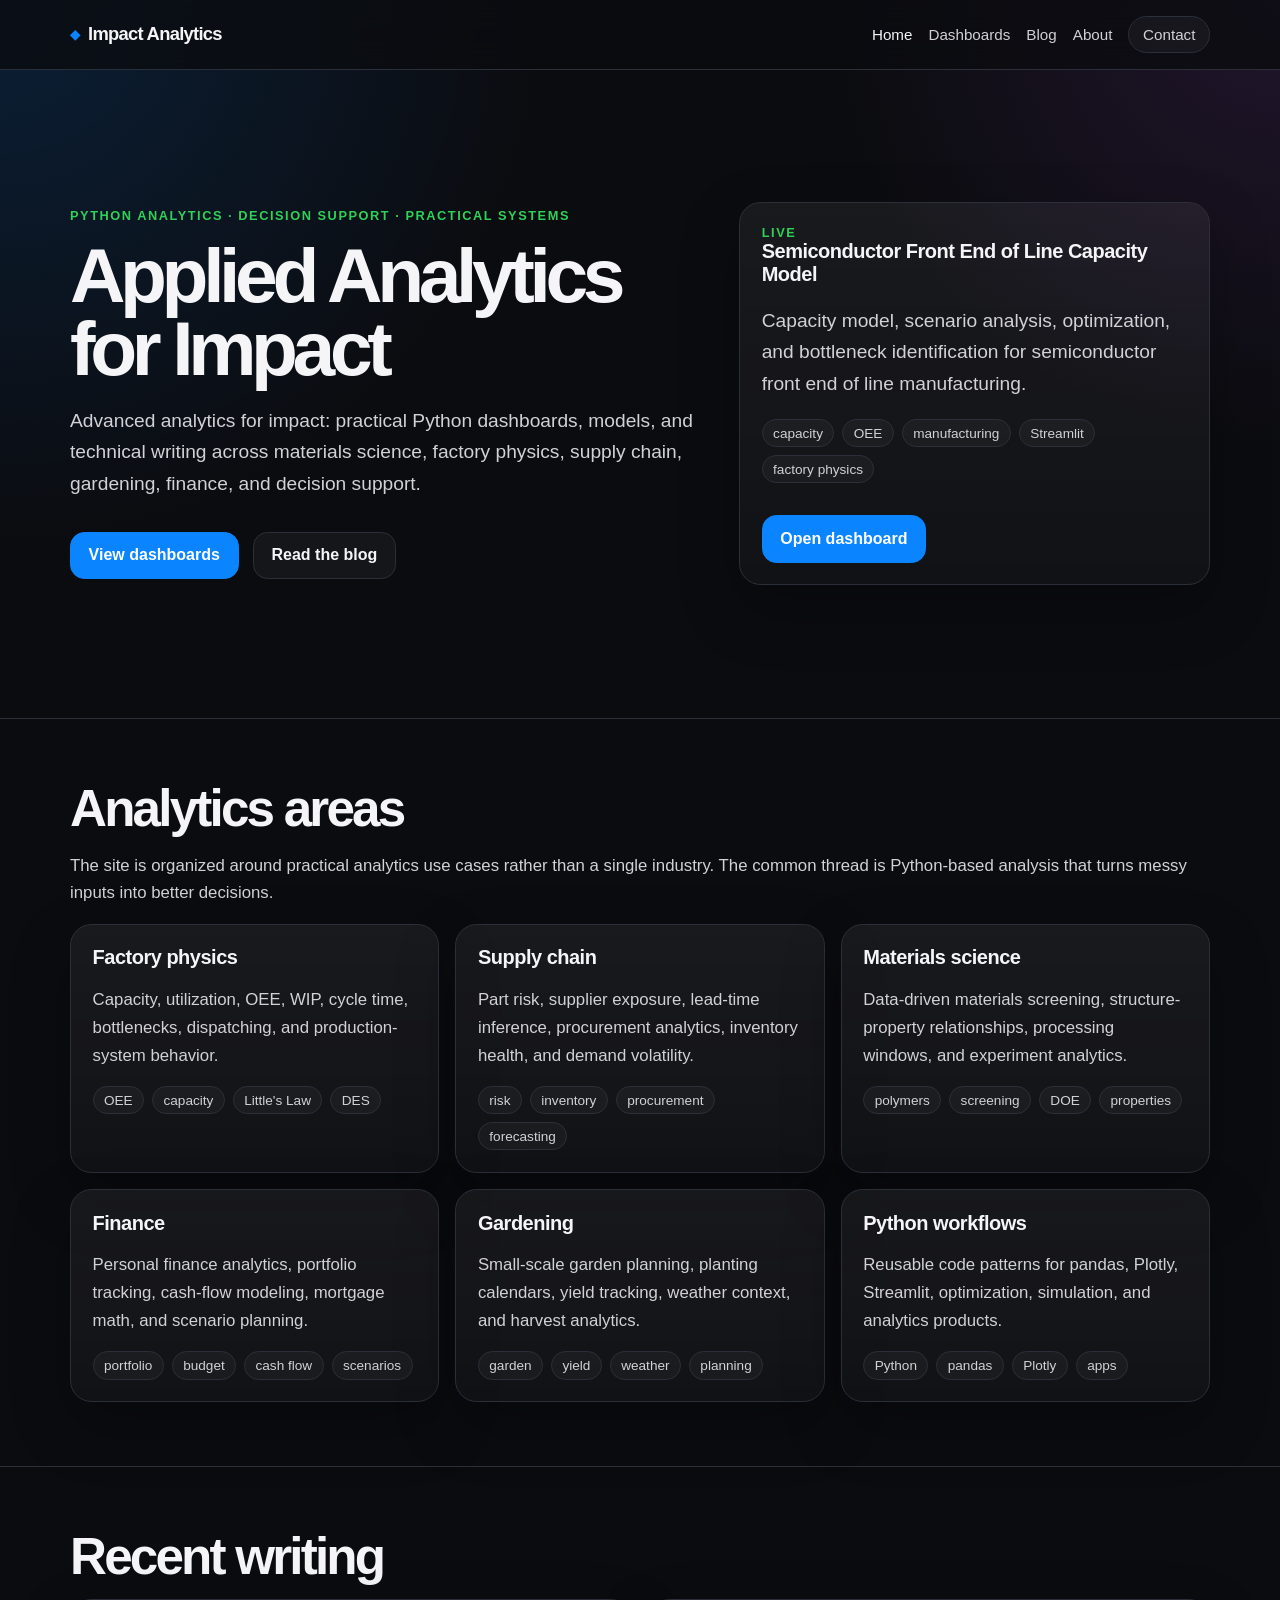
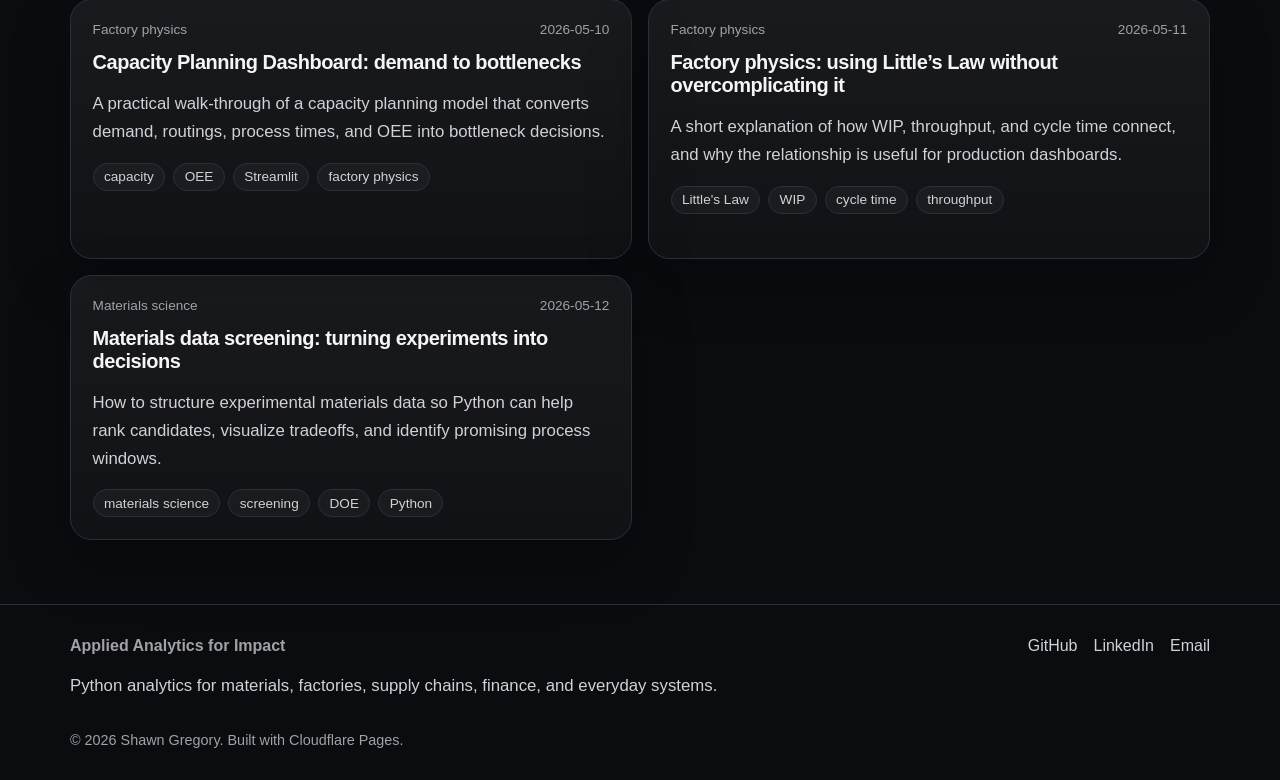
<file: index.html>
<!DOCTYPE html>
<html lang="en">
<head>
  <meta charset="UTF-8" />
  <meta name="viewport" content="width=device-width, initial-scale=1.0" />
  <title>Applied Analytics for Impact</title>
  <meta name="description" content="Python analytics for materials science, factory physics, supply chain, gardening, finance, and decision support." />
  <link rel="stylesheet" href="/assets/styles.css" />
  <script type="module" src="/assets/layout.js"></script>
</head>
<body>
  <div id="site-header"></div>
  
  <main>
    <section class="container hero">
      <div>
        <div class="eyebrow">Python analytics · Decision support · Practical systems</div>
        <h1 data-site-title>Applied Analytics for Impact</h1>
        <p data-site-tagline>
          Python analytics for materials, factories, supply chains, finance, and everyday systems.
        </p>
        <div class="actions">
          <a class="button primary" href="/dashboards.html">View dashboards</a>
          <a class="button secondary" href="/blog.html">Read the blog</a>
        </div>
      </div>
      <aside data-featured-dashboard></aside>
    </section>

    <section class="section">
      <div class="container">
        <h2>Analytics areas</h2>
        <p>
          The site is organized around practical analytics use cases rather than a single industry.
          The common thread is Python-based analysis that turns messy inputs into better decisions.
        </p>
        <div class="grid-3" data-content-pillars></div>
      </div>
    </section>

    <section class="section">
      <div class="container">
        <h2>Recent writing</h2>
        <div class="listing-grid" data-recent-posts></div>
      </div>
    </section>
  </main>

  <div id="site-footer"></div>
</body>
</html>
</file>
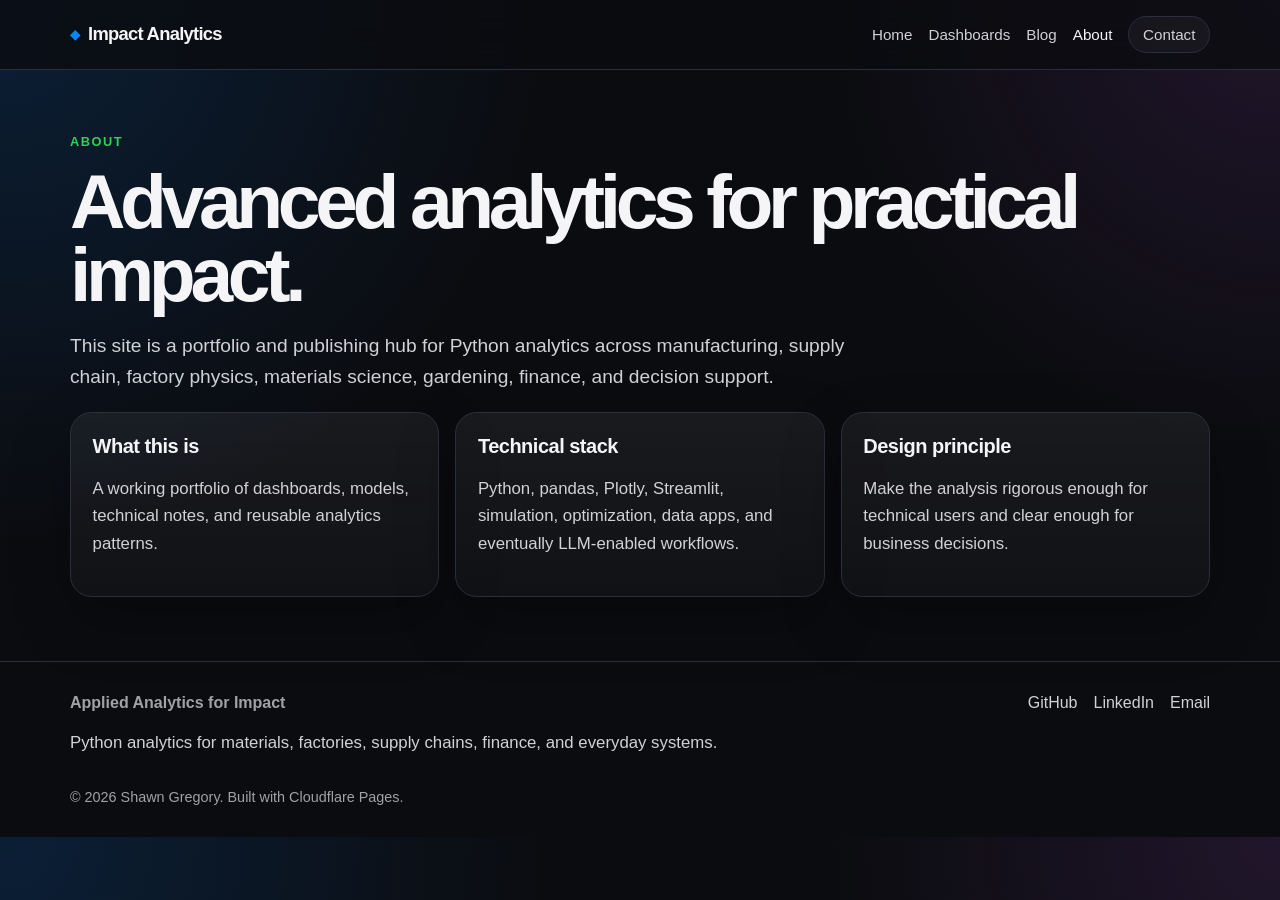
<file: about.html>
<!DOCTYPE html>
<html lang="en">
<head>
  <meta charset="UTF-8" />
  <meta name="viewport" content="width=device-width, initial-scale=1.0" />
  <title>About | Applied Analytics for Impact</title>
  <meta name="description" content="About the site and its analytics focus." />
  <link rel="stylesheet" href="/assets/styles.css" />
  <script type="module" src="/assets/layout.js"></script>
</head>
<body>
  <div id="site-header"></div>
  
  <main class="container">
    <div class="eyebrow">About</div>
    <h1>Advanced analytics for practical impact.</h1>
    <p class="lede">
      This site is a portfolio and publishing hub for Python analytics across manufacturing,
      supply chain, factory physics, materials science, gardening, finance, and decision support.
    </p>

    <section class="grid-3">
      <article class="card">
        <h3>What this is</h3>
        <p>
          A working portfolio of dashboards, models, technical notes, and reusable analytics patterns.
        </p>
      </article>
      <article class="card">
        <h3>Technical stack</h3>
        <p>
          Python, pandas, Plotly, Streamlit, simulation, optimization, data apps, and eventually LLM-enabled workflows.
        </p>
      </article>
      <article class="card">
        <h3>Design principle</h3>
        <p>
          Make the analysis rigorous enough for technical users and clear enough for business decisions.
        </p>
      </article>
    </section>
  </main>

  <div id="site-footer"></div>
</body>
</html>
</file>
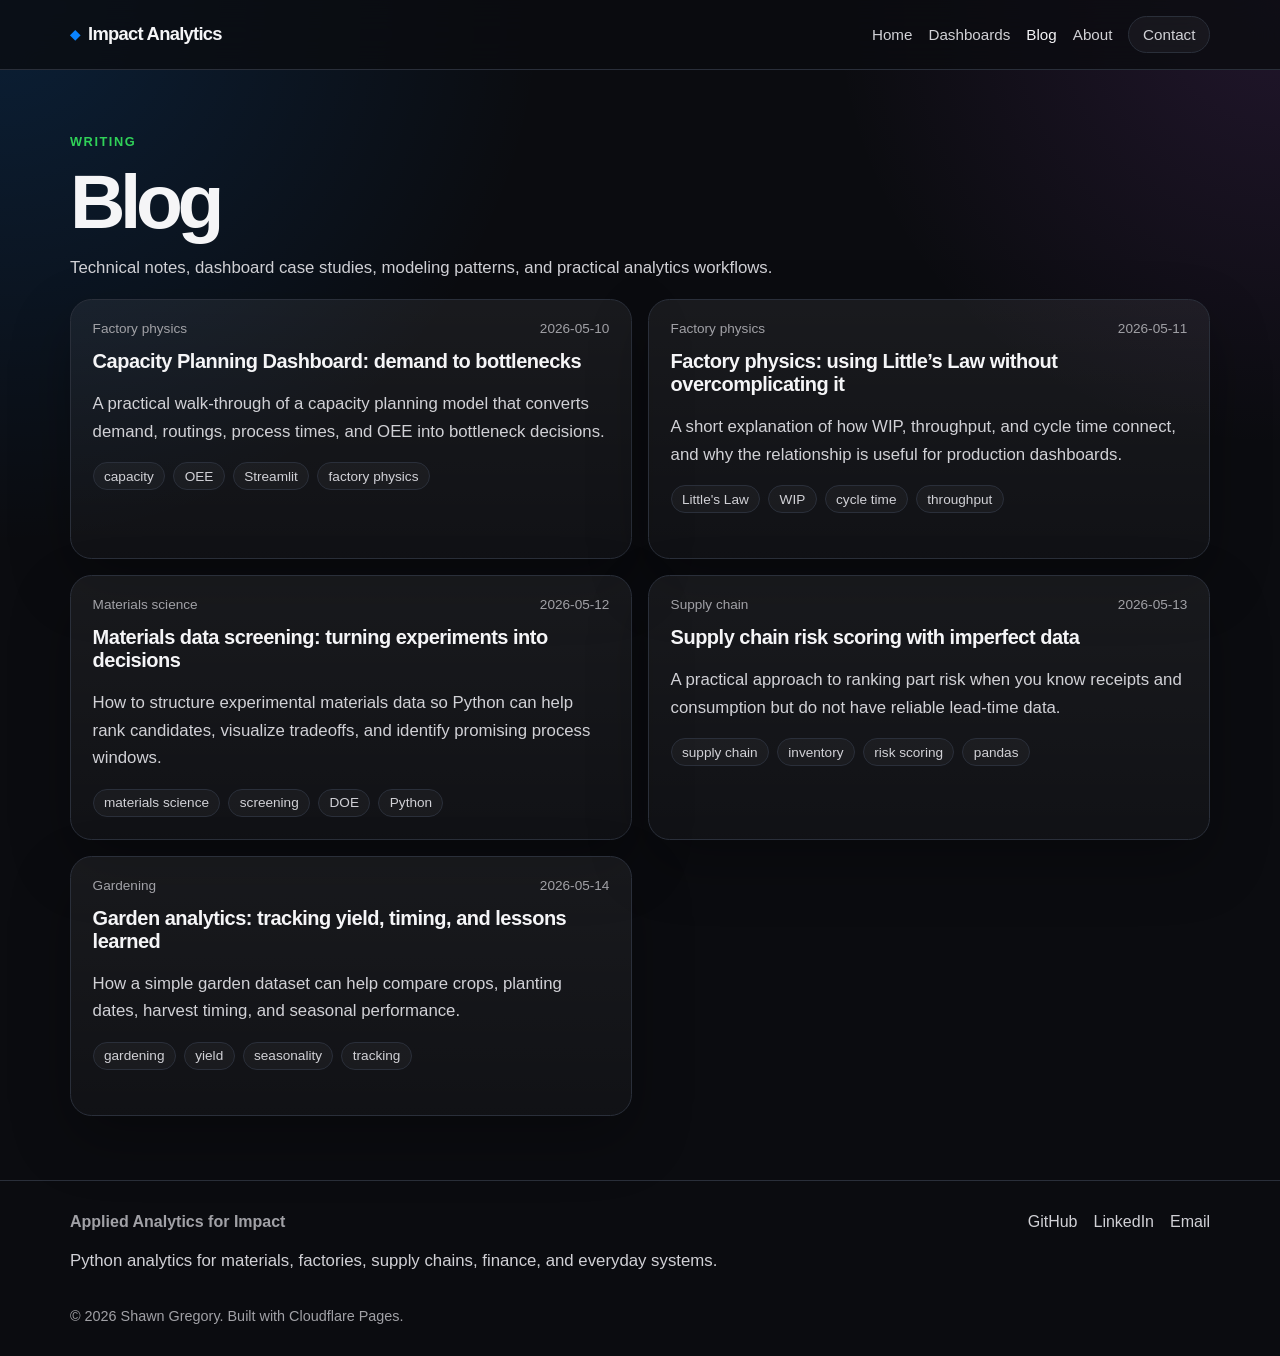
<file: blog.html>
<!DOCTYPE html>
<html lang="en">
<head>
  <meta charset="UTF-8" />
  <meta name="viewport" content="width=device-width, initial-scale=1.0" />
  <title>Blog | Applied Analytics for Impact</title>
  <meta name="description" content="Technical notes and case studies on Python analytics, materials science, factory physics, supply chain, gardening, and finance." />
  <link rel="stylesheet" href="/assets/styles.css" />
  <script type="module" src="/assets/layout.js"></script>
</head>
<body>
  <div id="site-header"></div>
  
  <main class="container">
    <div class="eyebrow">Writing</div>
    <h1>Blog</h1>
    <p>
      Technical notes, dashboard case studies, modeling patterns, and practical analytics workflows.
    </p>
    <div class="listing-grid" data-blog-list></div>
  </main>

  <div id="site-footer"></div>
</body>
</html>
</file>
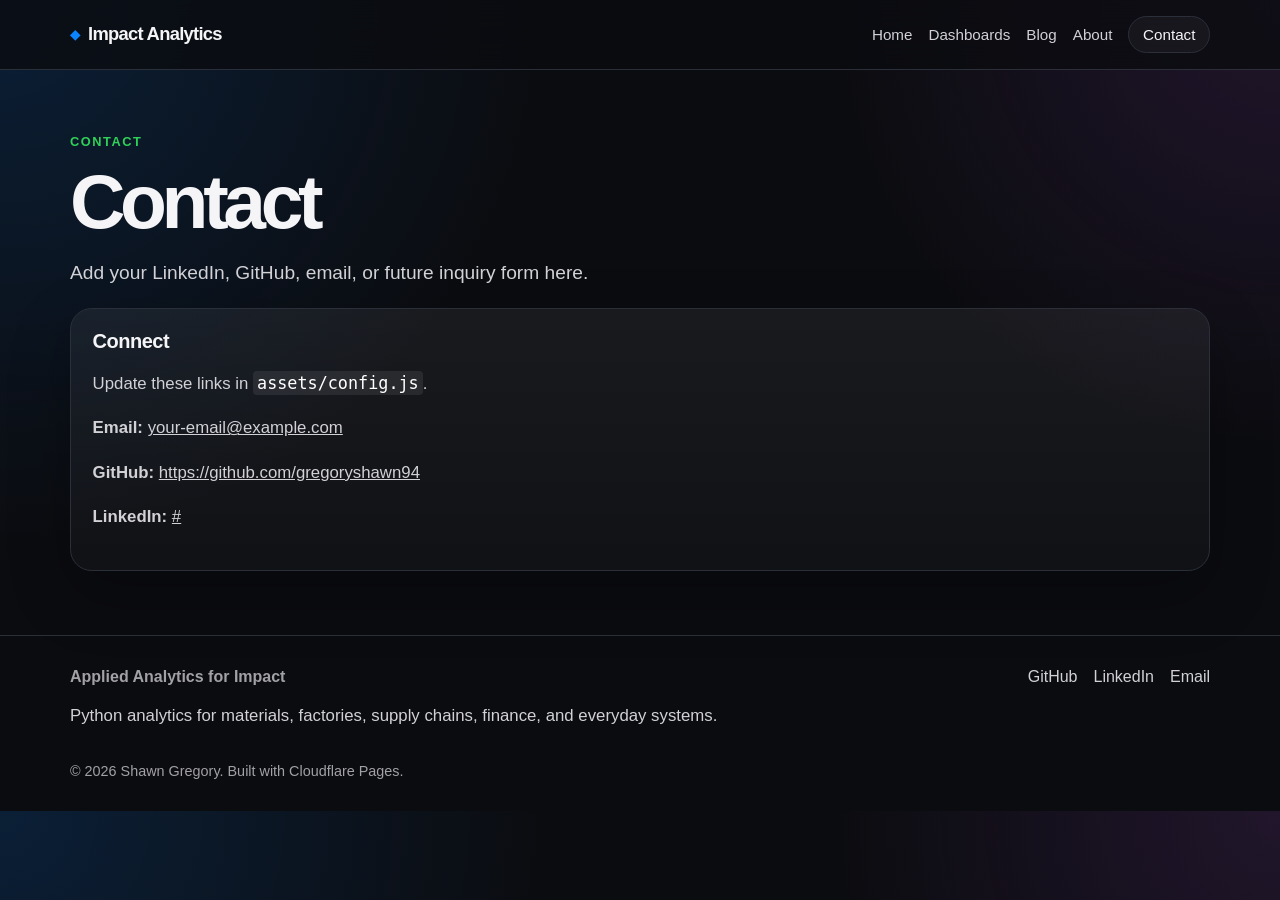
<file: contact.html>
<!DOCTYPE html>
<html lang="en">
<head>
  <meta charset="UTF-8" />
  <meta name="viewport" content="width=device-width, initial-scale=1.0" />
  <title>Contact | Applied Analytics for Impact</title>
  <meta name="description" content="Contact and links." />
  <link rel="stylesheet" href="/assets/styles.css" />
  <script type="module" src="/assets/layout.js"></script>
</head>
<body>
  <div id="site-header"></div>
  
  <main class="container">
    <div class="eyebrow">Contact</div>
    <h1>Contact</h1>
    <p class="lede">
      Add your LinkedIn, GitHub, email, or future inquiry form here.
    </p>
    <div data-contact-card></div>
  </main>

  <div id="site-footer"></div>
</body>
</html>
</file>
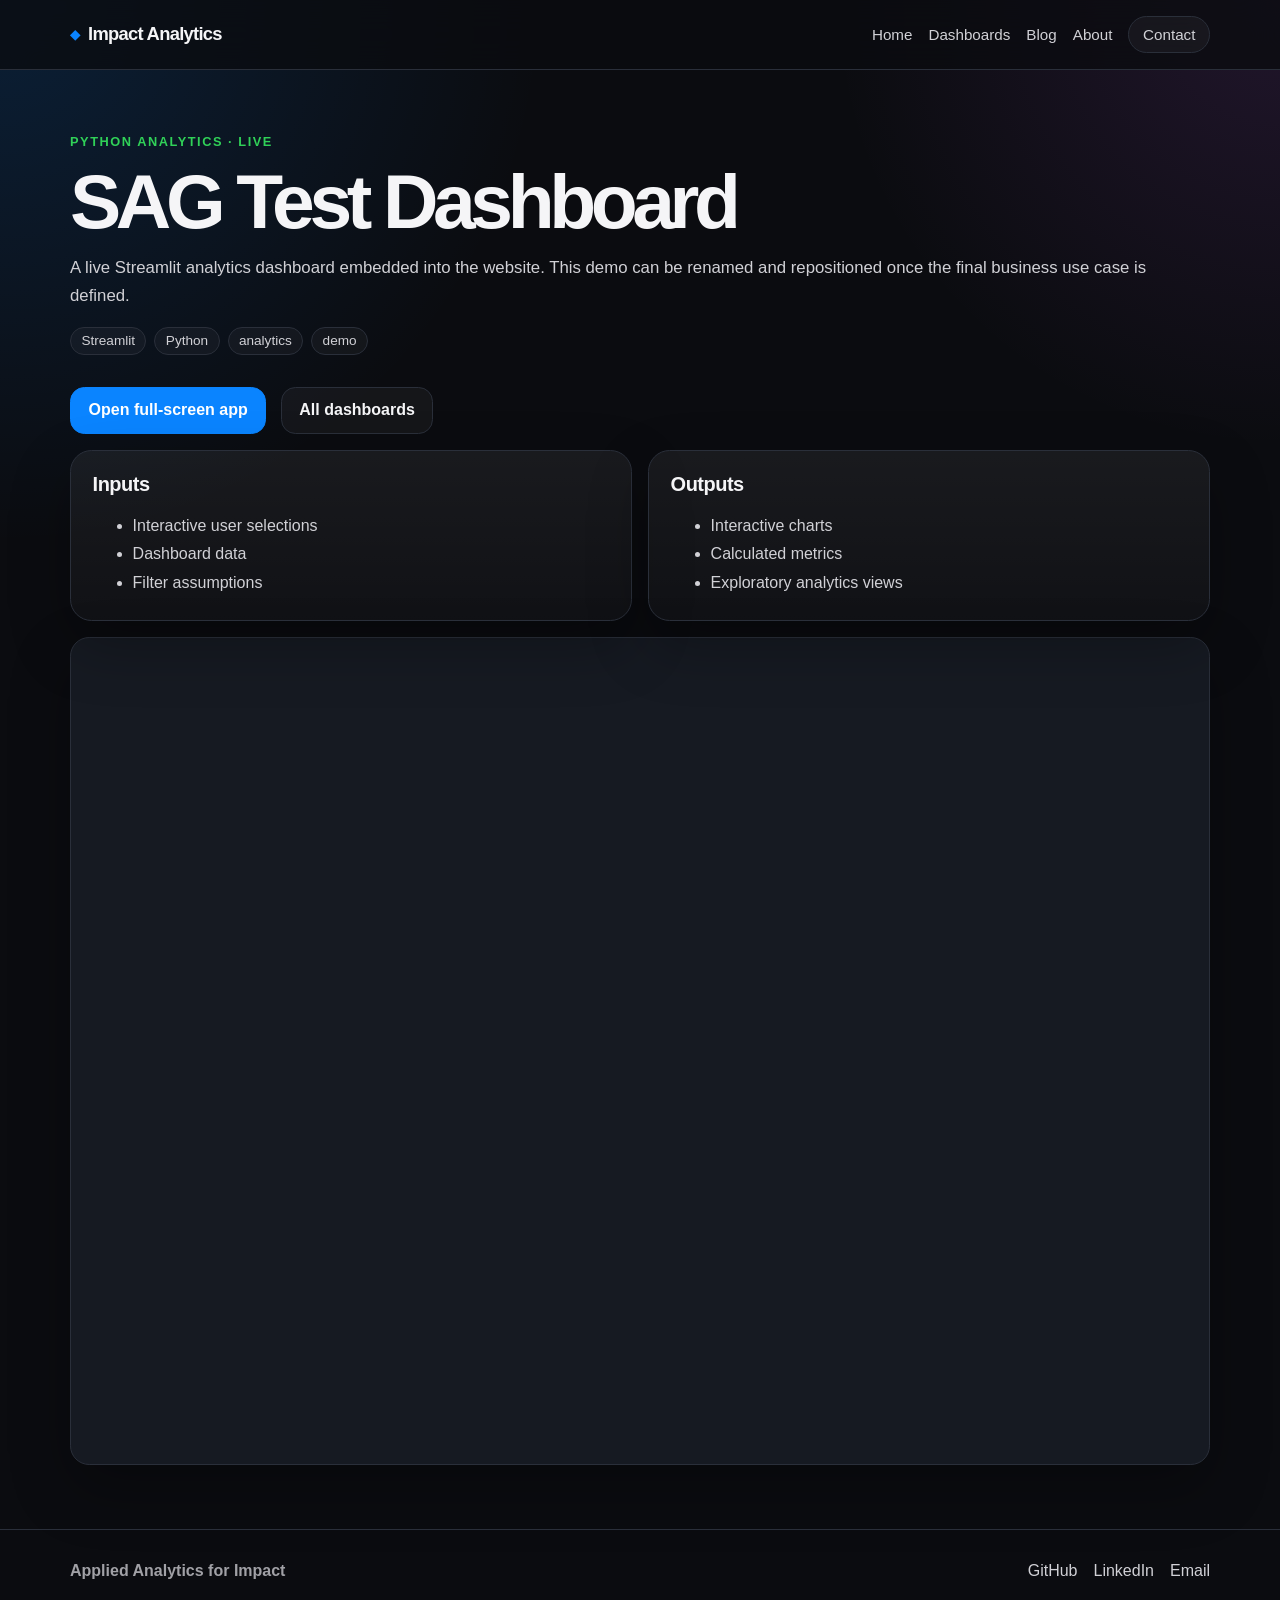
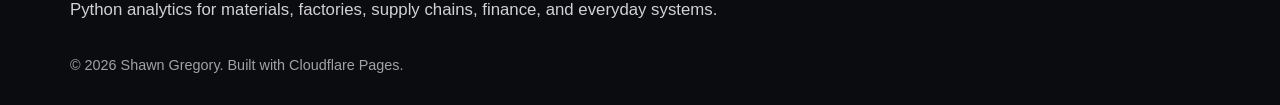
<file: dashboard.html>
<!DOCTYPE html>
<html lang="en">
<head>
  <meta charset="UTF-8" />
  <meta name="viewport" content="width=device-width, initial-scale=1.0" />
  <title>Dashboard Detail | Applied Analytics for Impact</title>
  <meta name="description" content="Reusable dashboard detail page." />
  <link rel="stylesheet" href="/assets/styles.css" />
  <script type="module" src="/assets/layout.js"></script>
</head>
<body>
  <div id="site-header"></div>
  
  <main class="container">
    <div data-dashboard-detail></div>
  </main>

  <div id="site-footer"></div>
</body>
</html>
</file>
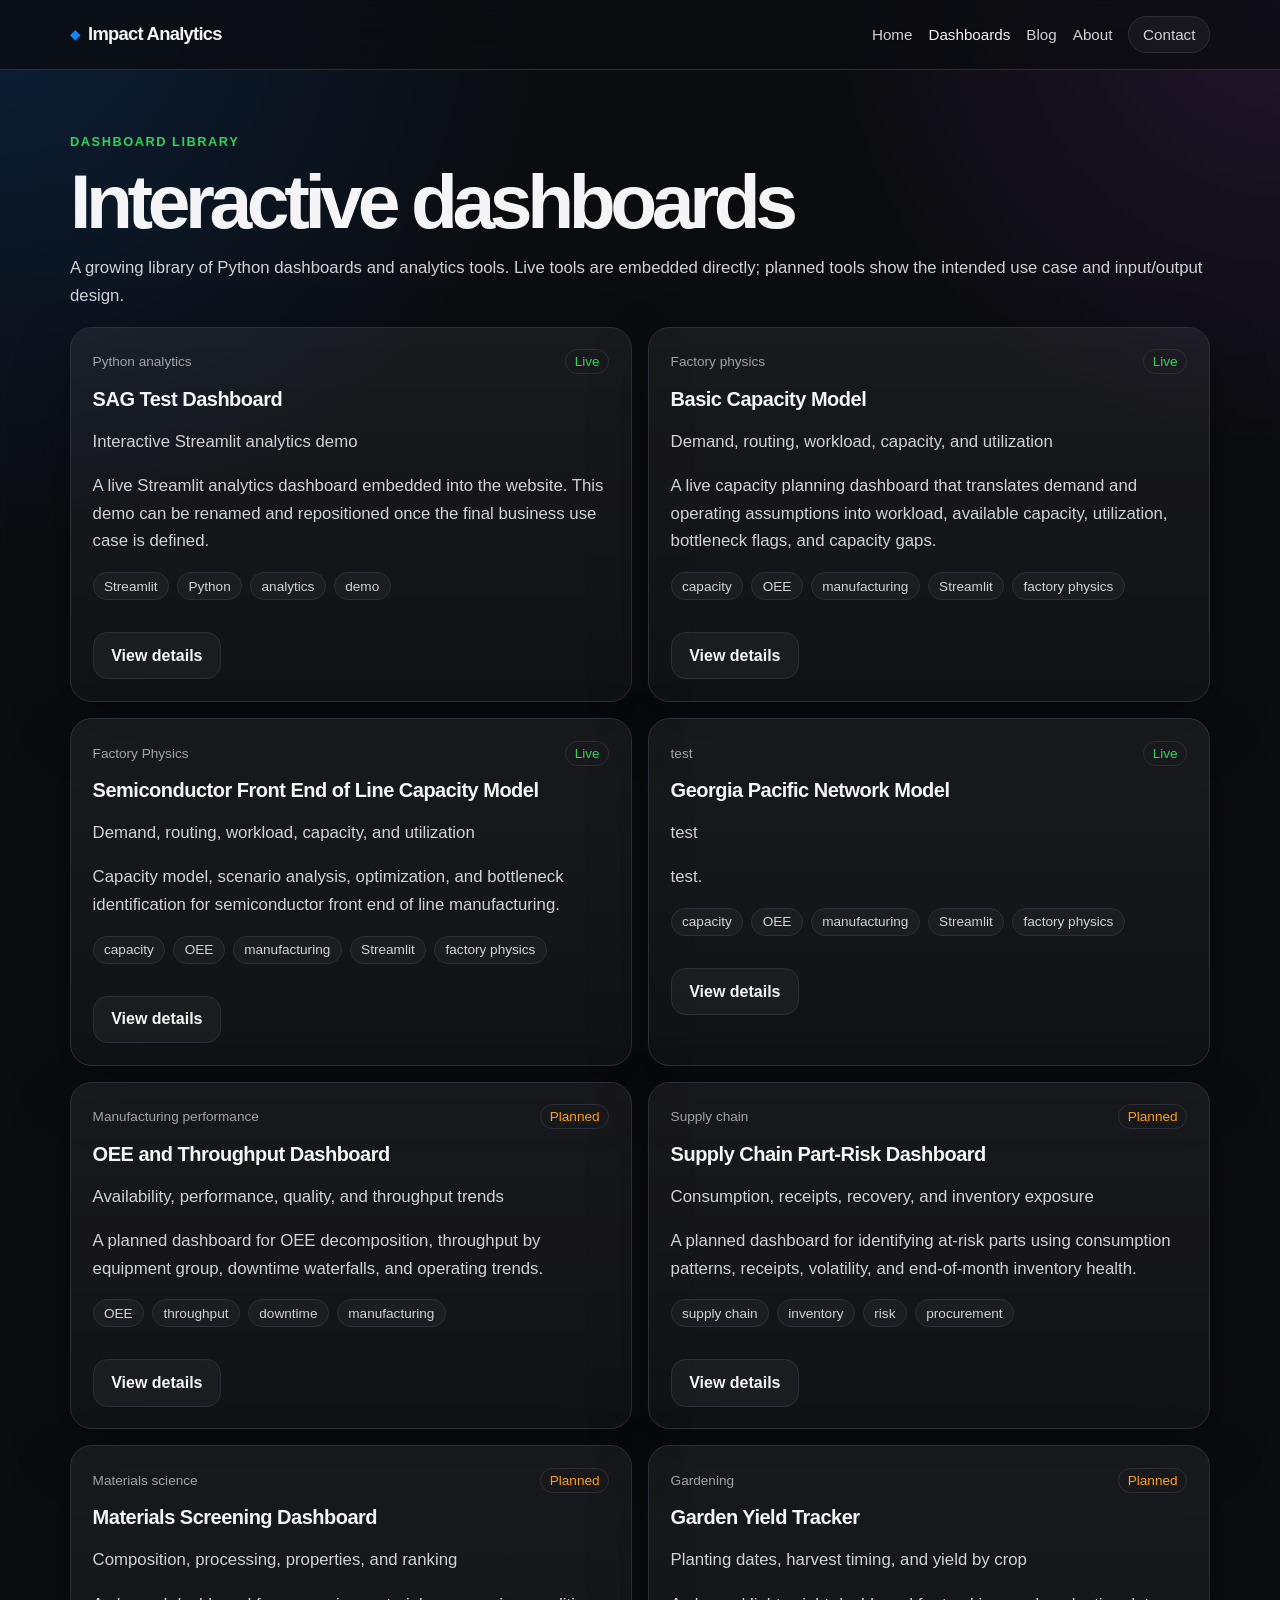
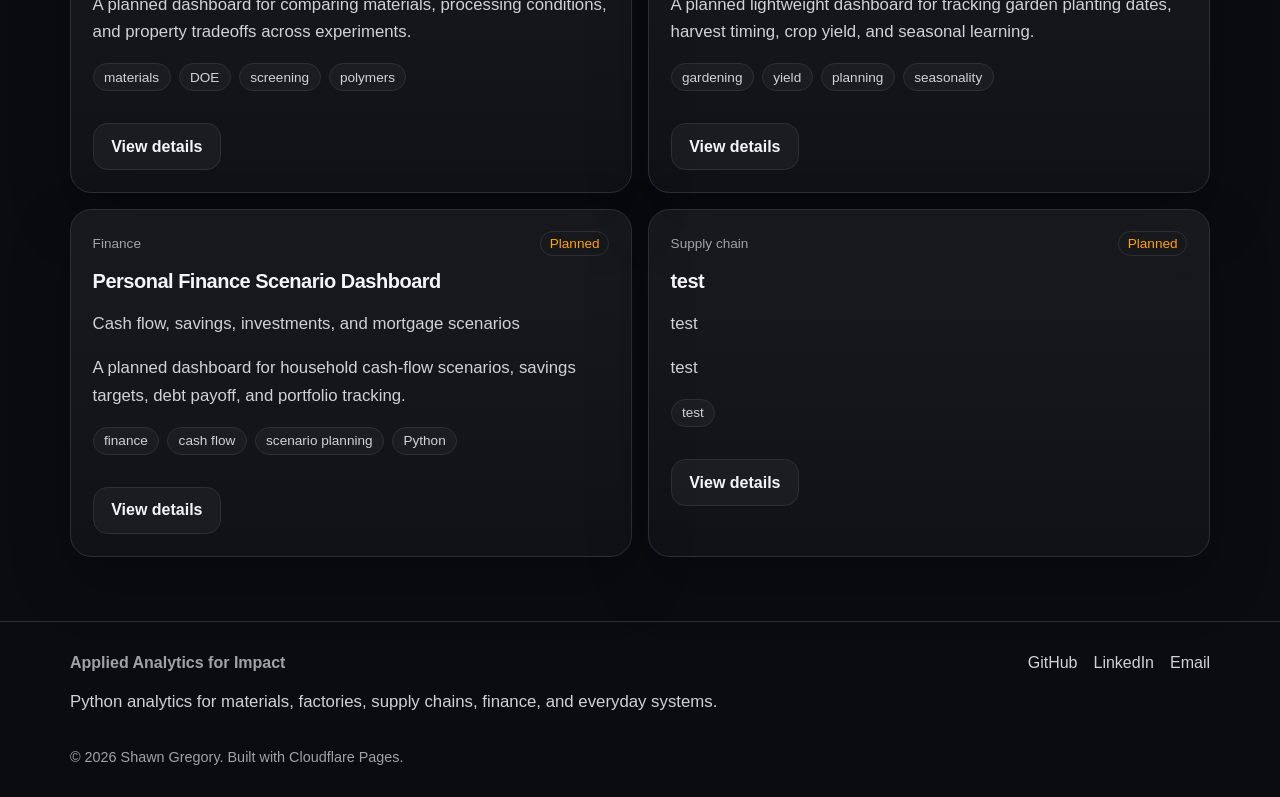
<file: dashboards.html>
<!DOCTYPE html>
<html lang="en">
<head>
  <meta charset="UTF-8" />
  <meta name="viewport" content="width=device-width, initial-scale=1.0" />
  <title>Dashboards | Applied Analytics for Impact</title>
  <meta name="description" content="Interactive Python dashboard demos across capacity planning, OEE, supply chain risk, materials screening, gardening, and finance." />
  <link rel="stylesheet" href="/assets/styles.css" />
  <script type="module" src="/assets/layout.js"></script>
</head>
<body>
  <div id="site-header"></div>
  
  <main class="container">
    <div class="eyebrow">Dashboard library</div>
    <h1>Interactive dashboards</h1>
    <p>
      A growing library of Python dashboards and analytics tools. Live tools are embedded directly;
      planned tools show the intended use case and input/output design.
    </p>
    <div class="listing-grid" data-dashboard-list></div>
  </main>

  <div id="site-footer"></div>
</body>
</html>
</file>
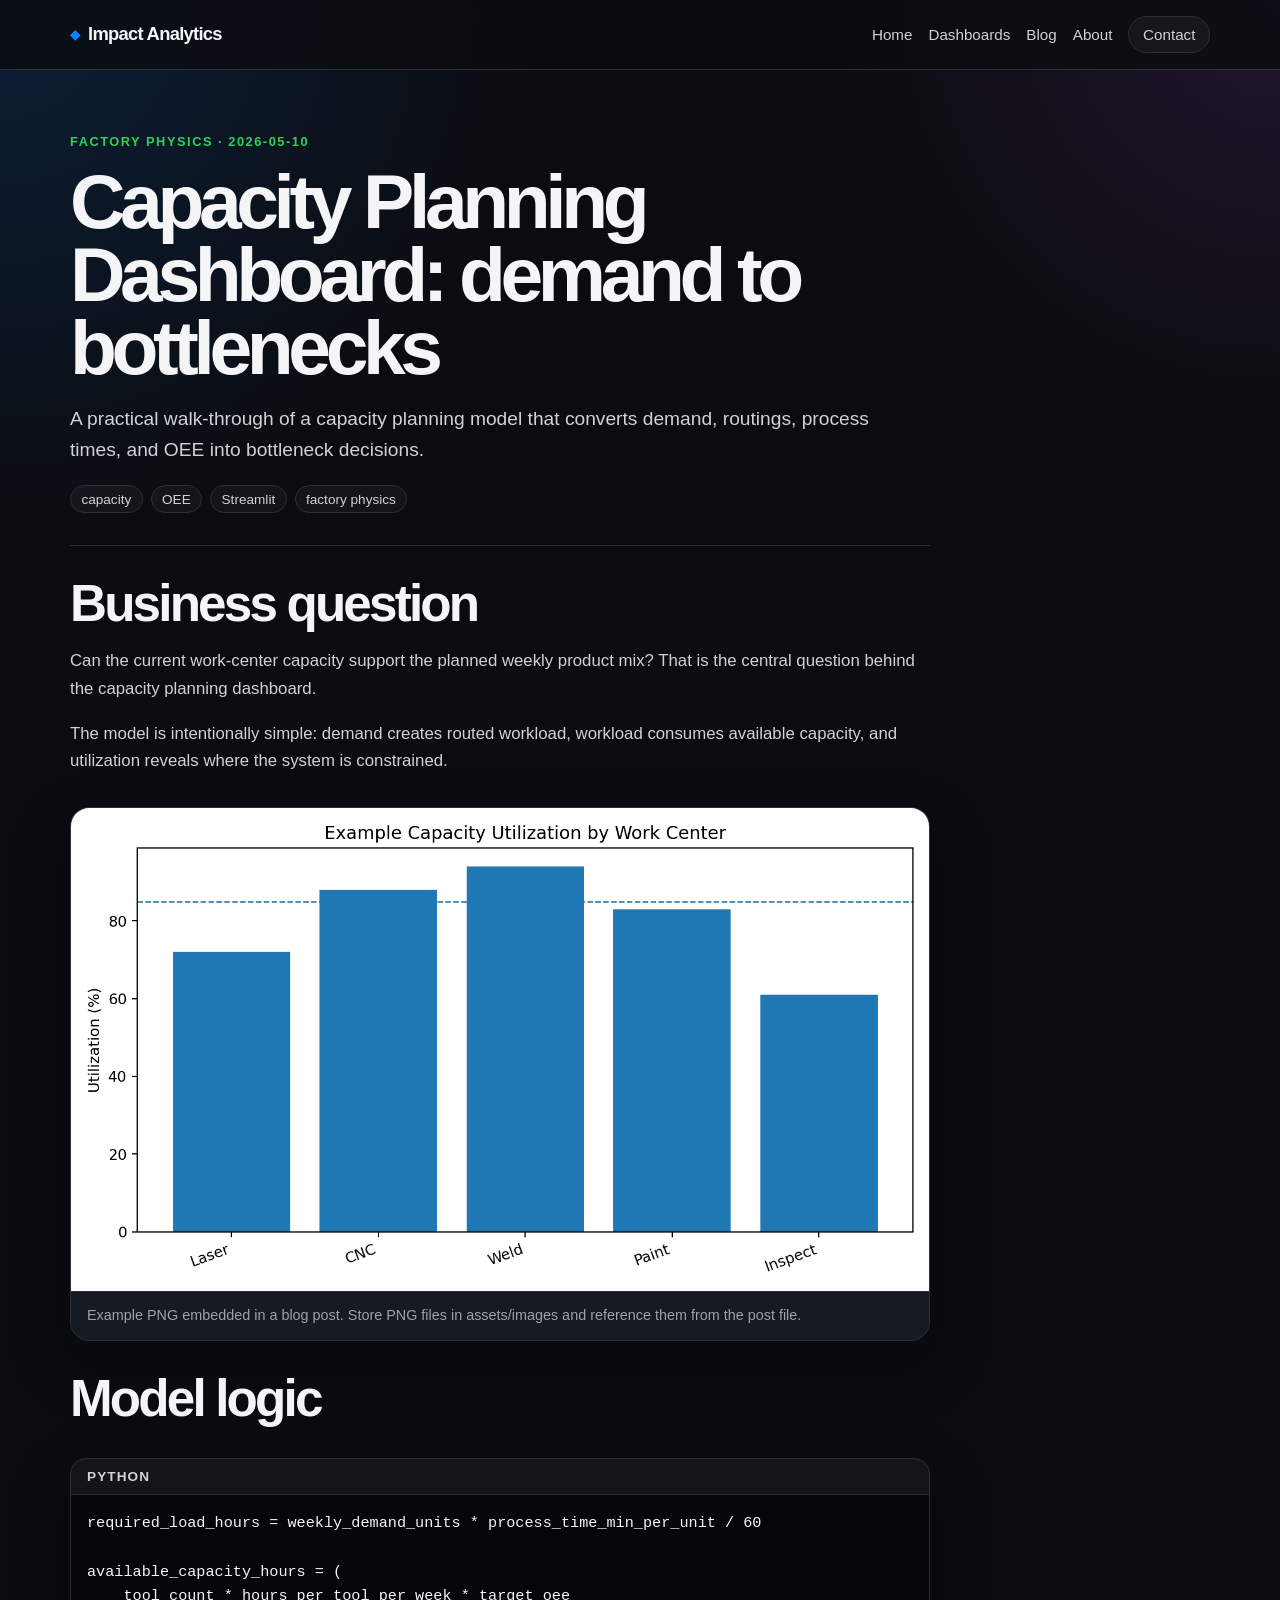
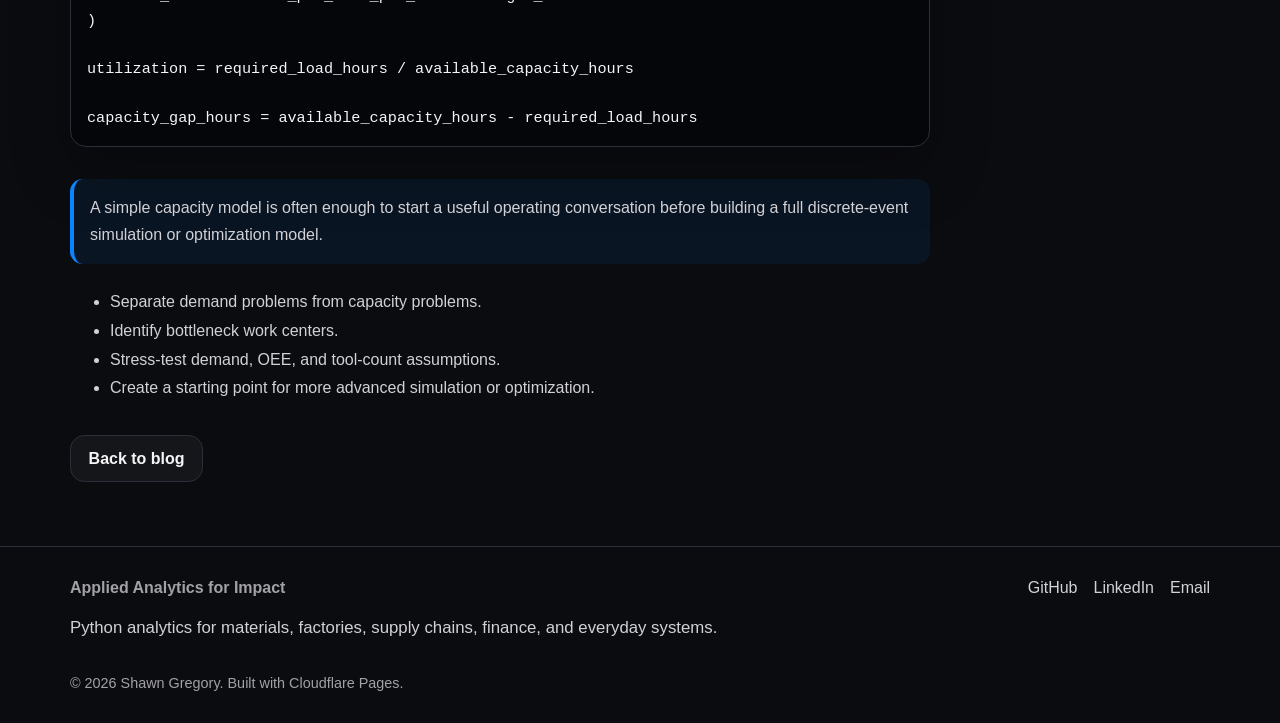
<file: post.html>
<!DOCTYPE html>
<html lang="en">
<head>
  <meta charset="UTF-8" />
  <meta name="viewport" content="width=device-width, initial-scale=1.0" />
  <title>Post | Applied Analytics for Impact</title>
  <meta name="description" content="Reusable blog post page." />
  <link rel="stylesheet" href="/assets/styles.css" />
  <script type="module" src="/assets/layout.js"></script>
</head>
<body>
  <div id="site-header"></div>
  
  <main class="container">
    <div data-post-detail></div>
  </main>

  <div id="site-footer"></div>
</body>
</html>
</file>
<file: assets/styles.css>
:root {
  --bg: #0b0c10;
  --panel: #11131a;
  --panel-2: #161a22;
  --border: #2a2f3a;
  --text: #f5f5f7;
  --muted: #a1a1a6;
  --muted-2: #d1d1d6;
  --blue: #0a84ff;
  --green: #30d158;
  --orange: #ff9f0a;
  --shadow: 0 24px 60px rgba(0, 0, 0, 0.28);
}

* { box-sizing: border-box; }

body {
  margin: 0;
  font-family: Arial, Helvetica, sans-serif;
  background:
    radial-gradient(circle at top left, rgba(10, 132, 255, 0.16), transparent 34rem),
    radial-gradient(circle at top right, rgba(191, 90, 242, 0.12), transparent 28rem),
    var(--bg);
  color: var(--text);
}

a { color: inherit; }

code {
  color: #ffffff;
  background: rgba(255, 255, 255, 0.08);
  padding: 0.1rem 0.25rem;
  border-radius: 0.25rem;
}

.site-header {
  position: sticky;
  top: 0;
  z-index: 100;
  backdrop-filter: blur(18px);
  background: rgba(11, 12, 16, 0.78);
  border-bottom: 1px solid var(--border);
}

.nav {
  max-width: 1180px;
  margin: 0 auto;
  padding: 1rem 1.25rem;
  display: flex;
  align-items: center;
  justify-content: space-between;
  gap: 1.25rem;
}

.brand {
  text-decoration: none;
  font-weight: 900;
  letter-spacing: -0.04em;
  font-size: 1.15rem;
  display: flex;
  align-items: center;
  gap: 0.55rem;
}

.brand-mark { color: var(--blue); font-size: 0.8rem; }

.nav-links { display: flex; gap: 1rem; align-items: center; }
.nav-links a { color: var(--muted-2); text-decoration: none; font-size: 0.95rem; }
.nav-links a:hover, .nav-links a.active { color: var(--text); }

.nav-cta {
  border: 1px solid var(--border);
  border-radius: 999px;
  padding: 0.55rem 0.85rem;
  background: rgba(255, 255, 255, 0.04);
}

.menu-button {
  display: none;
  color: var(--text);
  background: rgba(255, 255, 255, 0.04);
  border: 1px solid var(--border);
  border-radius: 999px;
  padding: 0.55rem 0.85rem;
}

.container { max-width: 1180px; margin: 0 auto; padding: 4rem 1.25rem; }

.hero {
  display: grid;
  grid-template-columns: minmax(0, 1.15fr) minmax(320px, 0.85fr);
  gap: 2rem;
  align-items: center;
  min-height: 72vh;
}

.eyebrow, .card-kicker {
  color: var(--green);
  font-weight: 800;
  text-transform: uppercase;
  letter-spacing: 0.12em;
  font-size: 0.8rem;
}

h1 {
  font-size: clamp(2.6rem, 6vw, 5.2rem);
  line-height: 0.95;
  letter-spacing: -0.07em;
  margin: 1rem 0;
}

h2 {
  font-size: clamp(2rem, 4vw, 3.25rem);
  line-height: 1.02;
  letter-spacing: -0.055em;
  margin: 0 0 1rem;
}

h3 { font-size: 1.25rem; letter-spacing: -0.025em; margin: 0 0 0.5rem; }

p { color: var(--muted-2); font-size: 1.05rem; line-height: 1.65; }
.lede, .hero p { font-size: 1.2rem; max-width: 820px; }

.actions { display: flex; flex-wrap: wrap; gap: 0.9rem; margin-top: 2rem; }

.button {
  display: inline-flex;
  align-items: center;
  justify-content: center;
  border-radius: 0.9rem;
  padding: 0.85rem 1.1rem;
  text-decoration: none;
  font-weight: 800;
  border: 1px solid var(--border);
}

.button.primary { background: var(--blue); border-color: var(--blue); color: white; }
.button.secondary { background: rgba(255, 255, 255, 0.04); color: var(--text); }

.card {
  background: linear-gradient(180deg, rgba(255,255,255,0.06), rgba(255,255,255,0.025));
  border: 1px solid var(--border);
  border-radius: 1.35rem;
  padding: 1.35rem;
  box-shadow: var(--shadow);
}

.hero-card { min-height: 340px; }
.section { border-top: 1px solid var(--border); }

.grid-3 { display: grid; grid-template-columns: repeat(3, minmax(0, 1fr)); gap: 1rem; }
.grid-2 { display: grid; grid-template-columns: repeat(2, minmax(0, 1fr)); gap: 1rem; margin-bottom: 1rem; }
.listing-grid { display: grid; grid-template-columns: repeat(2, minmax(0, 1fr)); gap: 1rem; }
.listing-card { min-height: 260px; }

.listing-meta {
  display: flex;
  align-items: center;
  justify-content: space-between;
  gap: 0.75rem;
  color: var(--muted);
  font-size: 0.85rem;
  margin-bottom: 0.85rem;
}

.status { border: 1px solid var(--border); border-radius: 999px; padding: 0.25rem 0.55rem; }
.status.live { color: var(--green); }
.status.planned { color: var(--orange); }

.tag-list { display: flex; flex-wrap: wrap; gap: 0.5rem; margin-top: 1rem; }
.tag {
  border: 1px solid var(--border);
  border-radius: 999px;
  color: var(--muted-2);
  background: rgba(255, 255, 255, 0.035);
  padding: 0.35rem 0.65rem;
  font-size: 0.85rem;
}

.dashboard-header { padding-bottom: 1rem; }

.app-frame {
  width: 100%;
  height: min(92vh, 980px);
  border: 1px solid var(--border);
  border-radius: 1.2rem;
  overflow: hidden;
  background: var(--panel-2);
  box-shadow: var(--shadow);
  margin-top: 1rem;
}

.app-frame iframe { width: 100%; height: 100%; border: none; }

.notice, .callout {
  border-left: 4px solid var(--blue);
  background: rgba(10, 132, 255, 0.08);
  padding: 1rem;
  border-radius: 0.8rem;
  color: var(--muted-2);
  margin: 1.5rem 0;
  line-height: 1.65;
}

.post-link { display: block; text-decoration: none; }
.article { max-width: 860px; }
.article-section { border-top: 1px solid var(--border); padding-top: 2rem; margin-top: 2rem; }

.article-figure {
  margin: 2rem 0;
  border: 1px solid var(--border);
  border-radius: 1.2rem;
  overflow: hidden;
  background: var(--panel-2);
  box-shadow: var(--shadow);
}

.article-figure img { display: block; width: 100%; height: auto; }
.article-figure figcaption {
  color: var(--muted);
  font-size: 0.9rem;
  line-height: 1.5;
  padding: 0.85rem 1rem;
  border-top: 1px solid var(--border);
}

.code-block {
  margin: 2rem 0;
  border: 1px solid var(--border);
  border-radius: 1rem;
  overflow: hidden;
  background: #050609;
  box-shadow: var(--shadow);
}

.code-label {
  padding: 0.65rem 1rem;
  color: var(--muted-2);
  background: rgba(255, 255, 255, 0.06);
  border-bottom: 1px solid var(--border);
  font-size: 0.85rem;
  font-weight: 700;
  text-transform: uppercase;
  letter-spacing: 0.08em;
}

.code-block pre { margin: 0; padding: 1rem; overflow-x: auto; }
.code-block code {
  background: transparent;
  color: #f5f5f7;
  padding: 0;
  font-family: Consolas, Monaco, "Courier New", monospace;
  font-size: 0.95rem;
  line-height: 1.6;
}

.article-list, .clean-list { color: var(--muted-2); line-height: 1.8; margin-bottom: 0; }

.site-footer { border-top: 1px solid var(--border); color: var(--muted); }
.footer-grid { display: flex; justify-content: space-between; gap: 1rem; padding-top: 2rem; padding-bottom: 1rem; }
.footer-links { display: flex; gap: 1rem; flex-wrap: wrap; }
.footer-links a { color: var(--muted-2); text-decoration: none; }
.footer-bottom { padding-top: 0; padding-bottom: 2rem; color: var(--muted); font-size: 0.9rem; }

@media (max-width: 850px) {
  .hero, .grid-3, .grid-2, .listing-grid, .footer-grid { grid-template-columns: 1fr; display: grid; }
  .nav { align-items: stretch; }
  .menu-button { display: inline-flex; justify-self: end; }
  .nav-links {
    display: none;
    grid-column: 1 / -1;
    flex-direction: column;
    align-items: flex-start;
    border-top: 1px solid var(--border);
    padding-top: 1rem;
  }
  .nav-links.open { display: flex; }
  .container { padding-top: 2.5rem; padding-bottom: 2.5rem; }
  .app-frame { height: 760px; }
  h1 { font-size: clamp(2.4rem, 14vw, 4rem); }
}
</file>
